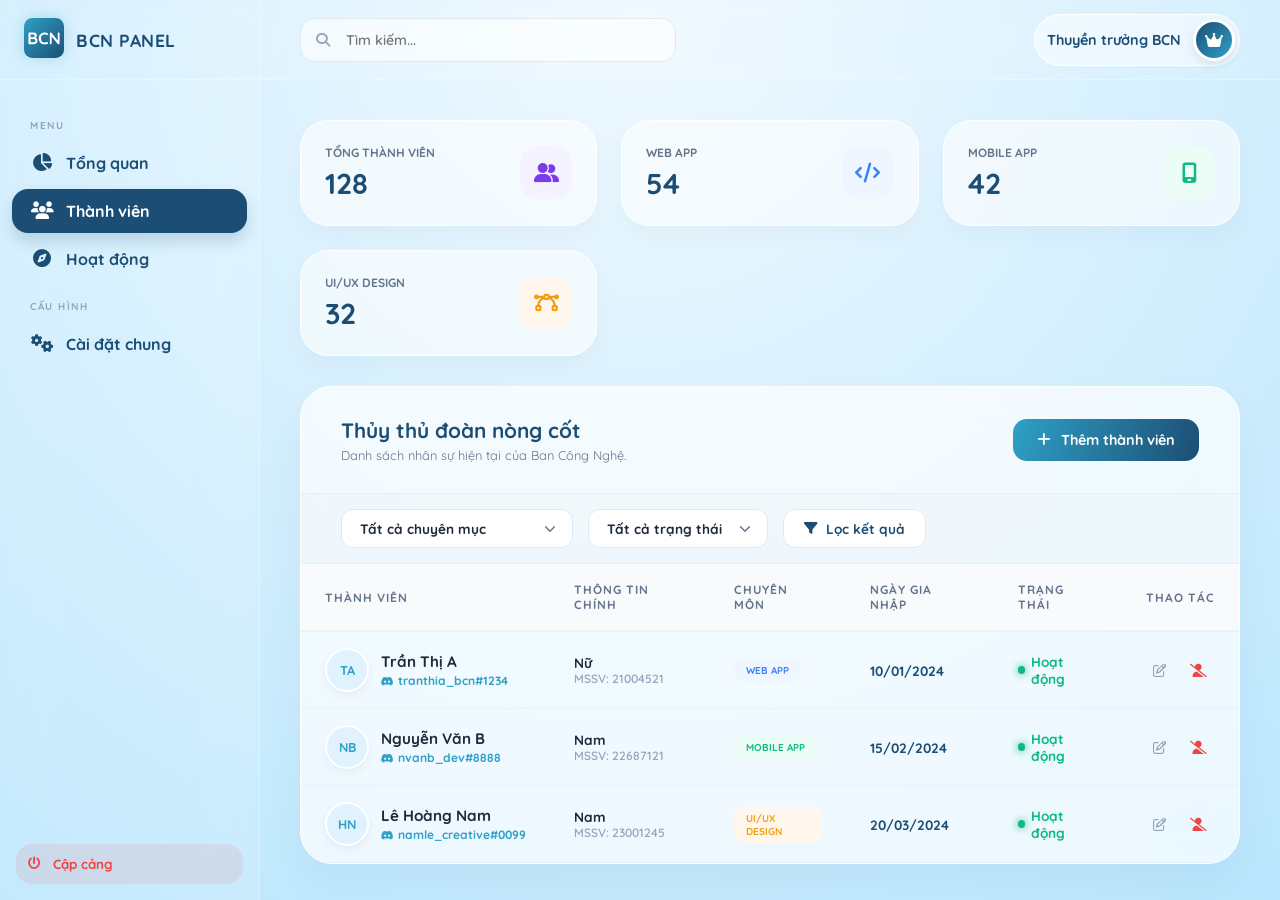
<file: index.html>
<!DOCTYPE html>
<html lang="vi">
<head>
    <meta charset="UTF-8">
    <meta name="viewport" content="width=device-width, initial-scale=1.0">
    <title>Admin Dashboard - Ban Công Nghệ</title>
    <link href="https://fonts.googleapis.com/css2?family=Quicksand:wght@400;500;600;700&display=swap" rel="stylesheet">
    <link rel="stylesheet" href="https://cdnjs.cloudflare.com/ajax/libs/font-awesome/6.5.1/css/all.min.css">
    <link rel="stylesheet" href="dashboard_mem.css">
</head>
<body>
    <input type="checkbox" id="modal-toggle" style="display: none;">

    <aside id="sidebar">
        <div class="sidebar-header">
            <div class="logo-box"><img src="image/logo.svg" alt="Logo"></div>
            <span class="sidebar-title">BCN PANEL</span>
        </div>
        <nav class="nav-list">
            <div class="nav-label">Menu</div>
            <a href="#" class="nav-item"><i class="fa-solid fa-chart-pie"></i><span>Tổng quan</span></a>
            <a href="index.html" class="nav-item active"><i class="fa-solid fa-users"></i><span>Thành viên</span></a>
            <a href="dashboard_act.html" class="nav-item"><i class="fa-solid fa-compass"></i><span>Hoạt động</span></a>
            
            <div class="nav-label">Cấu hình</div>
            <a href="#" class="nav-item"><i class="fa-solid fa-gears"></i><span>Cài đặt chung</span></a>
        </nav>
        <button class="btn-logout"><i class="fa-solid fa-power-off"></i><span>Cập cảng</span></button>
    </aside>

    <div class="main">
        <header class="header">
            <div class="search-container">
                <i class="fa-solid fa-magnifying-glass search-icon"></i>
                <input type="text" class="search-input" placeholder="Tìm kiếm...">
            </div>
            <div class="header-right">
                <div class="user-profile">
                    <div class="user-info" style="text-align: right;"><p style="font-weight: 800; font-size: 0.9rem; color: var(--primary-dark);">Thuyền trưởng BCN</p></div>
                    <div class="avatar-box"><i class="fa-solid fa-crown"></i></div>
                </div>
            </div>
        </header>

        <div class="content-body">
            <div class="stats-grid">
                <div class="stat-card">
                    <div class="stat-info"><p>Tổng thành viên</p><h3>128</h3></div>
                    <div class="stat-icon violet"><i class="fa-solid fa-user-group"></i></div>
                </div>
                <div class="stat-card">
                    <div class="stat-info"><p>Web App</p><h3>54</h3></div>
                    <div class="stat-icon blue"><i class="fa-solid fa-code"></i></div>
                </div>
                <div class="stat-card">
                    <div class="stat-info"><p>Mobile App</p><h3>42</h3></div>
                    <div class="stat-icon green"><i class="fa-solid fa-mobile-screen"></i></div>
                </div>
                <div class="stat-card">
                    <div class="stat-info"><p>UI/UX Design</p><h3>32</h3></div>
                    <div class="stat-icon orange"><i class="fa-solid fa-bezier-curve"></i></div>
                </div>
            </div>

            <div class="section-card">
                <div class="card-header">
                    <div>
                        <h2>Thủy thủ đoàn nòng cốt</h2>
                        <p style="font-size: 0.8rem; color: var(--slate-500); margin-top: 4px;">Danh sách nhân sự hiện tại của Ban Công Nghệ.</p>
                    </div>
                    <label for="modal-toggle" class="btn-primary">
                        <i class="fa-solid fa-plus"></i><span>Thêm thành viên</span>
                    </label>
                </div>

                <div class="filter-bar">
                    <select class="filter-select">
                        <option>Tất cả chuyên mục</option>
                        <option>Khám phá (Thiện nguyện)</option>
                        <option>Sáng tạo (Nocode)</option>
                        <option>Học thuật (Workshop)</option>
                        <option>Teambuilding</option>
                    </select>
                    <select class="filter-select">
                        <option>Tất cả trạng thái</option>
                        <option>Đang mở đăng ký</option>
                        <option>Dự kiến khởi hành</option>
                        <option>Đã hoàn thành</option>
                    </select>
                    <button class="btn-filter-apply">
                        <i class="fa-solid fa-filter"></i> Lọc kết quả
                    </button>
                </div>

                <div class="table-scroll-container">
                    <table>
                        <thead>
                            <tr>
                                <th>Thành viên</th>
                                <th>Thông tin chính</th>
                                <th>Chuyên môn</th>
                                <th>Ngày gia nhập</th>
                                <th>Trạng thái</th>
                                <th style="text-align: right;">Thao tác</th>
                            </tr>
                        </thead>
                        <tbody>
                            
                            <tr>
                                <td>
                                    <div class="member-profile-cell">
                                        <div class="member-avatar">TA</div>
                                        <div class="member-info-text">
                                            <span class="member-name">Trần Thị A</span>
                                            <span class="member-discord"><i class="fa-brands fa-discord"></i> tranthia_bcn#1234</span>
                                        </div>
                                    </div>
                                </td>
                                <td>
                                    <div style="font-weight:700; font-size: 0.85rem; color: var(--slate-800);">Nữ</div>
                                    <div style="font-size:0.75rem; color:var(--slate-400); font-weight: 600;">MSSV: 21004521</div>
                                </td>
                                <td><span class="role-badge role-web">Web App</span></td>
                                <td><span style="font-weight:700; color:var(--primary-dark); font-size: 0.85rem;">10/01/2024</span></td>
                                <td><div class="status-pill"><span class="status-dot"></span><span>Hoạt động</span></div></td>
                                <td style="text-align: right;">
                                    <div class="actions">
                                        <button class="btn-icon" title="Sửa thông tin"><i class="fa-regular fa-pen-to-square"></i></button>
                                        <button class="btn-icon" style="color: #EF4444;" title="Vô hiệu hóa"><i class="fa-solid fa-user-slash"></i></button>
                                    </div>
                                </td>
                            </tr>
                            
                            <tr>
                                <td>
                                    <div class="member-profile-cell">
                                        <div class="member-avatar">NB</div>
                                        <div class="member-info-text">
                                            <span class="member-name">Nguyễn Văn B</span>
                                            <span class="member-discord"><i class="fa-brands fa-discord"></i> nvanb_dev#8888</span>
                                        </div>
                                    </div>
                                </td>
                                <td>
                                    <div style="font-weight:700; font-size: 0.85rem; color: var(--slate-800);">Nam</div>
                                    <div style="font-size:0.75rem; color:var(--slate-400); font-weight: 600;">MSSV: 22687121</div>
                                </td>
                                <td><span class="role-badge role-mobile">Mobile App</span></td>
                                <td><span style="font-weight:700; color:var(--primary-dark); font-size: 0.85rem;">15/02/2024</span></td>
                                <td><div class="status-pill"><span class="status-dot"></span><span>Hoạt động</span></div></td>
                                <td style="text-align: right;">
                                    <div class="actions">
                                        <button class="btn-icon" title="Sửa thông tin"><i class="fa-regular fa-pen-to-square"></i></button>
                                        <button class="btn-icon" style="color: #EF4444;" title="Vô hiệu hóa"><i class="fa-solid fa-user-slash"></i></button>
                                    </div>
                                </td>
                            </tr>

                            <tr>
                                <td>
                                    <div class="member-profile-cell">
                                        <div class="member-avatar">HN</div>
                                        <div class="member-info-text">
                                            <span class="member-name">Lê Hoàng Nam</span>
                                            <span class="member-discord"><i class="fa-brands fa-discord"></i> namle_creative#0099</span>
                                        </div>
                                    </div>
                                </td>
                                <td>
                                    <div style="font-weight:700; font-size: 0.85rem; color: var(--slate-800);">Nam</div>
                                    <div style="font-size:0.75rem; color:var(--slate-400); font-weight: 600;">MSSV: 23001245</div>
                                </td>
                                <td><span class="role-badge role-design">UI/UX Design</span></td>
                                <td><span style="font-weight:700; color:var(--primary-dark); font-size: 0.85rem;">20/03/2024</span></td>
                                <td><div class="status-pill"><span class="status-dot"></span><span>Hoạt động</span></div></td>
                                <td style="text-align: right;">
                                    <div class="actions">
                                        <button class="btn-icon" title="Sửa thông tin"><i class="fa-regular fa-pen-to-square"></i></button>
                                        <button class="btn-icon" style="color: #EF4444;" title="Vô hiệu hóa"><i class="fa-solid fa-user-slash"></i></button>
                                    </div>
                                </td>
                            </tr>
                        </tbody>
                    </table>
                </div>
            </div>
        </div>
    </div>

    <div class="modal-overlay">
        <div class="modal-content">
            <div class="modal-header-box">
                <h3>Hồ sơ thành viên</h3>
                <label for="modal-toggle" class="close-modal-btn"><i class="fa-solid fa-xmark"></i></label>
            </div>
            
            <form onsubmit="event.preventDefault(); document.getElementById('modal-toggle').checked = false;">
                <div class="form-grid">
                    <div class="form-group"><label class="form-label">Họ và tên</label><input type="text" class="form-input" placeholder="VD: Nguyễn Hải Nam" required></div>
                    <div class="form-group"><label class="form-label">ID Discord</label><input type="text" class="form-input" placeholder="VD: name#1234" required></div>
                </div>
                <div class="form-grid">
                    <div class="form-group"><label class="form-label">Mã số sinh viên</label><input type="text" class="form-input" placeholder="VD: 22687121" required></div>
                    <div class="form-group">
                        <label class="form-label">Chuyên môn</label>
                        <select class="form-input" style="cursor: pointer;">
                            <option>Web App</option>
                            <option>Mobile App</option>
                            <option>UI/UX Design</option>
                        </select>
                    </div>
                </div>
                <div class="form-grid">
                    <div class="form-group"><label class="form-label">Ngày sinh</label><input type="date" class="form-input" required></div>
                    <div class="form-group"><label class="form-label">Ngày gia nhập</label><input type="date" class="form-input" required></div>
                </div>
                <div class="modal-footer">
                    <label for="modal-toggle" class="btn-cancel-modal">Hủy bỏ</label>
                    <button type="submit" class="btn-save-modal">Kích hoạt hồ sơ</button>
                </div>
            </form>
        </div>
    </div>

    <div class="lighthouse-beam"></div>
</body>
</html>
</file>
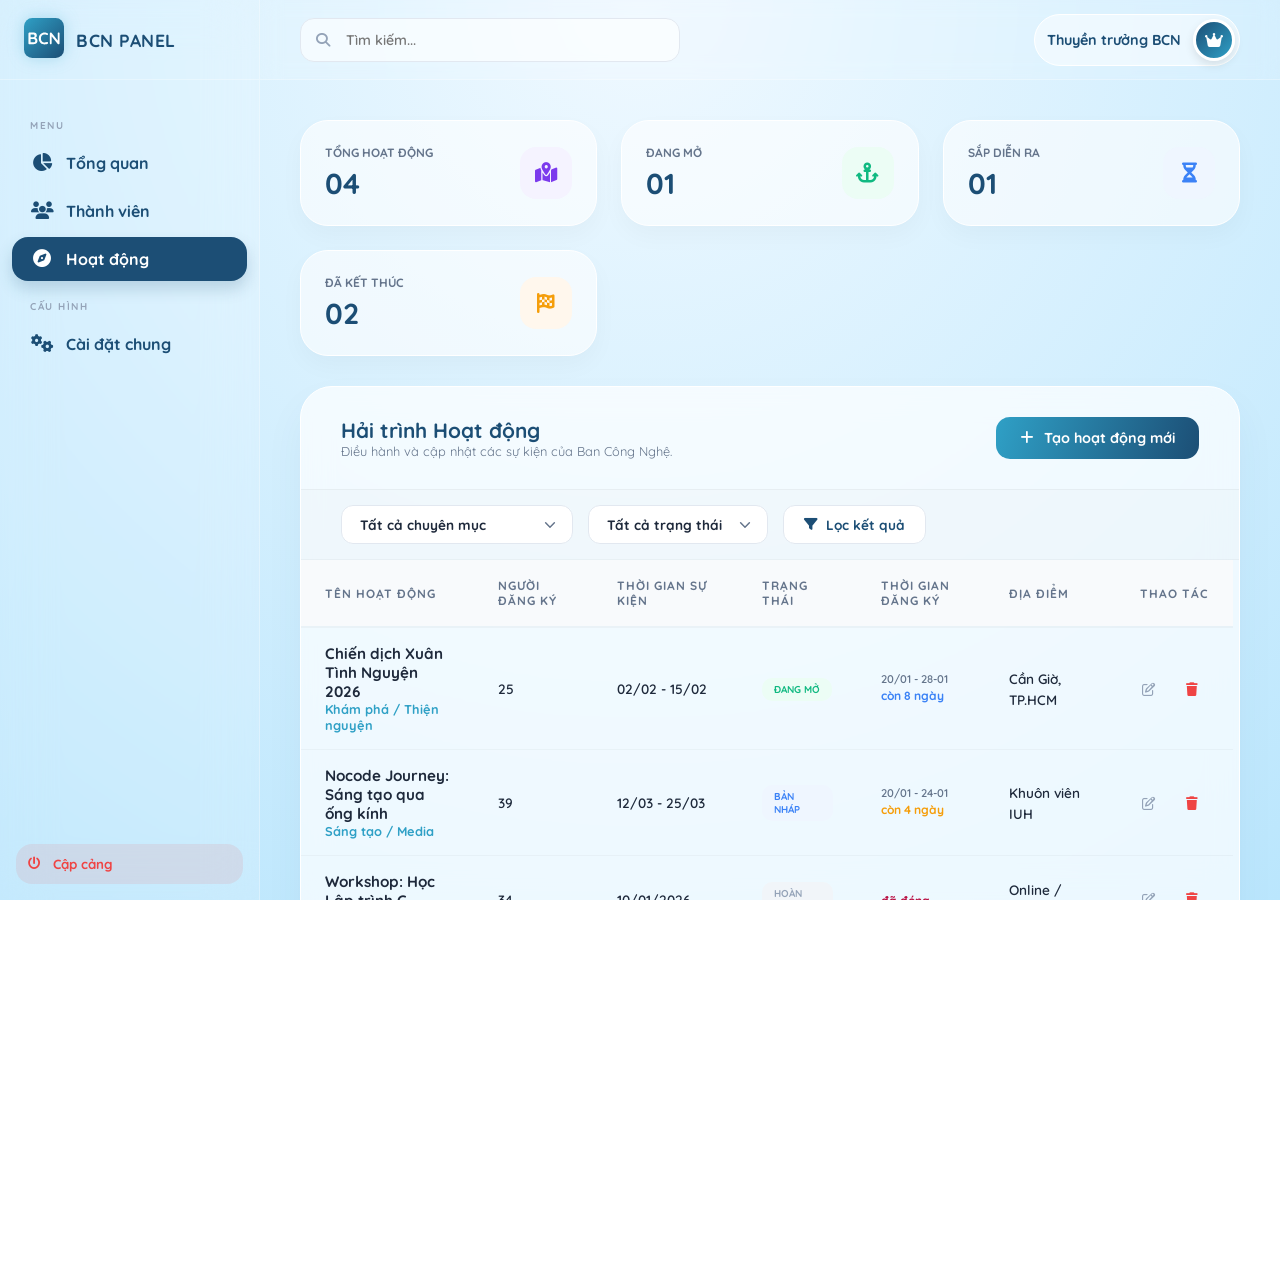
<file: dashboard_act.html>
<!DOCTYPE html>
<html lang="vi">
<head>
    <meta charset="UTF-8">
    <meta name="viewport" content="width=device-width, initial-scale=1.0">
    <title>Quản lý Hoạt động - Ban Công Nghệ</title>
    <link href="https://fonts.googleapis.com/css2?family=Quicksand:wght@400;500;600;700&display=swap" rel="stylesheet">
    <link rel="stylesheet" href="https://cdnjs.cloudflare.com/ajax/libs/font-awesome/6.5.1/css/all.min.css">
    <link rel="stylesheet" href="dashboard_act.css">
</head>
<body>
    <input type="checkbox" id="modal-toggle" style="display: none;">

    <aside id="sidebar">
        <div class="sidebar-header">
            <div class="logo-box"><img src="image/logo.svg" alt="Logo"></div>
            <span class="sidebar-title">BCN PANEL</span>
        </div>
        <nav class="nav-list">
            <div class="nav-label">Menu</div>
            <a href="admin-dashboard.html" class="nav-item"><i class="fa-solid fa-chart-pie"></i><span>Tổng quan</span></a>
            <a href="index.html" class="nav-item"><i class="fa-solid fa-users"></i><span>Thành viên</span></a>
            <a href="dashboard_act.html" class="nav-item active"><i class="fa-solid fa-compass"></i><span>Hoạt động</span></a>
            
            <div class="nav-label">Cấu hình</div>
            <a href="#" class="nav-item"><i class="fa-solid fa-gears"></i><span>Cài đặt chung</span></a>
        </nav>
        <button class="btn-logout"><i class="fa-solid fa-power-off"></i><span>Cập cảng</span></button>
    </aside>

    <div class="main">
        <header class="header">
            <div class="header-left">
                <div class="search-container">
                    <i class="fa-solid fa-magnifying-glass search-icon"></i>
                    <input type="text" class="search-input" placeholder="Tìm kiếm...">
                </div>
            </div>
            <div class="header-right">
                <div class="user-profile">
                    <div class="user-info">
                        <p>Thuyền trưởng BCN</p>
                    </div>
                    <div class="avatar-box"><i class="fa-solid fa-crown"></i></div>
                </div>
            </div>
        </header>

        <div class="content-body">
            <div class="stats-grid">
                <div class="stat-card">
                    <div class="stat-info"><p>Tổng hoạt động</p><h3>04</h3></div>
                    <div class="stat-icon violet"><i class="fa-solid fa-map-location-dot"></i></div>
                </div>
                <div class="stat-card">
                    <div class="stat-info"><p>Đang mở</p><h3>01</h3></div>
                    <div class="stat-icon green"><i class="fa-solid fa-anchor"></i></div>
                </div>
                <div class="stat-card">
                    <div class="stat-info"><p>Sắp diễn ra</p><h3>01</h3></div>
                    <div class="stat-icon blue"><i class="fa-solid fa-hourglass-half"></i></div>
                </div>
                <div class="stat-card">
                    <div class="stat-info"><p>Đã kết thúc</p><h3>02</h3></div>
                    <div class="stat-icon orange"><i class="fa-solid fa-flag-checkered"></i></div>
                </div>
            </div>

            <div class="section-card">
                <div class="card-header">
                    <div>
                        <h2>Hải trình Hoạt động</h2>
                        <p style="font-size: 0.8rem; color: var(--slate-500);">Điều hành và cập nhật các sự kiện của Ban Công Nghệ.</p>
                    </div>
                    <label for="modal-toggle" class="btn-primary">
                        <i class="fa-solid fa-plus"></i><span>Tạo hoạt động mới</span>
                    </label>
                </div>

                <div class="filter-bar">
                    <select class="filter-select">
                        <option>Tất cả chuyên mục</option>
                        <option>Khám phá (Thiện nguyện)</option>
                        <option>Sáng tạo (Nocode)</option>
                        <option>Học thuật (Workshop)</option>
                        <option>Teambuilding</option>
                    </select>
                    <select class="filter-select">
                        <option>Tất cả trạng thái</option>
                        <option>Đang mở đăng ký</option>
                        <option>Dự kiến khởi hành</option>
                        <option>Đã hoàn thành</option>
                    </select>
                    <button class="btn-filter-apply">
                        <i class="fa-solid fa-filter"></i> Lọc kết quả
                    </button>
                </div>

                <div class="table-scroll-container">
                    <table>
                        <thead>
                            <tr>
                                <th>Tên Hoạt động</th>
                                <th>Người đăng ký</th>
                                <th>Thời gian Sự kiện</th>
                                <th>Trạng thái</th>
                                <th>Thời gian Đăng ký</th>
                                <th>Địa điểm</th>
                                <th style="text-align: right;">Thao tác</th>
                            </tr>
                        </thead>
                        <tbody>
                            <tr>
                                <td class="tittle_activity">
                                    <div class="activity-name">Chiến dịch Xuân Tình Nguyện 2026</div>
                                    <div class="activity-category">Khám phá / Thiện nguyện</div>
                                </td>
                                <td><span class="date-range">25</span></td>
                                <td><span class="date-range">02/02 - 15/02</span></td>
                                <td><span class="status-badge status-open">Đang mở</span></td>
                                <td>
                                    <div class="date-range">
                                    <span class="date-label">20/01 - 28-01</span>
                                    <span class="date-remain blue-c">Còn 8 ngày</span>
                                    </div>
                                </td>
                                <td><span class="date-range">Cần Giờ, TP.HCM</span></td>
                                <td style="text-align: right;">
                                    <div class="actions">
                                        <button class="btn-icon"><i class="fa-regular fa-pen-to-square"></i></button>
                                        <button class="btn-icon" style="color: #EF4444;"><i class="fa-solid fa-trash"></i></button>
                                    </div>
                                </td>
                            </tr>
                            <tr>
                                <td class="tittle_activity">
                                    <div class="activity-name">Nocode Journey: Sáng tạo qua ống kính</div>
                                    <div class="activity-category">Sáng tạo / Media</div>
                                </td>
                                <td><span class="date-range">39</span></td>
                                <td><span class="date-range">12/03 - 25/03</span></td>
                                <td><span class="status-badge status-pending">Bản nháp</span></td>
                                <td>
                                    <div class="date-range">
                                    <span class="date-label">20/01 - 24-01</span>
                                    <span class="date-remain orange-c">Còn 4 ngày</span>
                                    </div>
                                </td>
                                <td><span class="date-range">Khuôn viên IUH</span></td>
                                <td style="text-align: right;">
                                    <div class="actions">
                                        <button class="btn-icon"><i class="fa-regular fa-pen-to-square"></i></button>
                                        <button class="btn-icon" style="color: #EF4444;"><i class="fa-solid fa-trash"></i></button>
                                    </div>
                                </td>
                            </tr>
                            <tr>
                                <td class="tittle_activity">
                                    <div class="activity-name">Workshop: Học Lập trình C</div>
                                    <div class="activity-category">Học thuật / Cơ bản</div>
                                </td>
                                <td><span class="date-range">34</span></td>
                                <td><span class="date-range">10/01/2026</span></td>
                                <td><span class="status-badge status-closed">Hoàn thành</span></td>
                                <td><span class="date_range-red">Đã đóng</span></td>
                                <td><span class="date-range">Online / Lab</span></td>
                                <td style="text-align: right;">
                                    <div class="actions">
                                        <button class="btn-icon"><i class="fa-regular fa-pen-to-square"></i></button>
                                        <button class="btn-icon" style="color: #EF4444;"><i class="fa-solid fa-trash"></i></button>
                                    </div>
                                </td>
                            </tr>
                        </tbody>
                    </table>
                </div>
            </div>
        </div>
    </div>

    <div class="modal-overlay">
        <div class="modal-content">
            <div class="modal-header-box">
                <h3>Khởi hành Hoạt động</h3>
                <label for="modal-toggle" class="close-modal-btn"><i class="fa-solid fa-xmark"></i></label>
            </div>
            
            <form onsubmit="event.preventDefault(); document.getElementById('modal-toggle').checked = false;">
                <div class="form-group">
                    <label class="form-label">Tên hoạt động</label>
                    <input type="text" class="form-input" placeholder="VD: Workshop Git Mastery" required>
                </div>

                <div class="form-grid">
                    <div class="form-group">
                        <label class="form-label">Chuyên mục</label>
                        <select class="form-input">
                            <option>Khám phá</option>
                            <option>Sáng tạo</option>
                            <option>Học thuật</option>
                            <option>Teambuilding</option>
                        </select>
                    </div>
                    <div class="form-group">
                        <label class="form-label">Trạng thái hiện tại</label>
                        <select class="form-input">
                            <option>Đang mở đăng ký</option>
                            <option>Dự kiến (Sắp tới)</option>
                            <option>Đã hoàn thành</option>
                        </select>
                    </div>
                </div>

                <div class="form-grid">
                    <div class="form-group">
                        <label class="form-label">Thời hạn Đăng ký (Từ - Đến)</label>
                        <input type="text" class="form-input" placeholder="VD: 20/01 - 30/01">
                    </div>
                    <div class="form-group">
                        <label class="form-label">Thời gian diễn ra Sự kiện</label>
                        <input type="text" class="form-input" placeholder="VD: 02/02 - 15/02">
                    </div>
                </div>

                <div class="form-group">
                    <label class="form-label">Địa điểm tổ chức</label>
                    <input type="text" class="form-input" placeholder="VD: Huyện Cần Giờ / Phòng Lab H5.2">
                </div>

                <div class="form-group">
                    <label class="form-label">Mô tả chi tiết hoạt động</label>
                    <textarea class="form-input" placeholder="Nhập nội dung mô tả sẽ hiển thị cho thành viên xem..."></textarea>
                </div>

                <div class="modal-footer">
                    <label for="modal-toggle" class="btn-cancel-modal">Hủy bỏ</label>
                    <button type="submit" class="btn-save-modal">Lưu thông tin hải trình</button>
                </div>
            </form>
        </div>
    </div>

    <div class="lighthouse-beam"></div>
</body>
</html>
</file>
<file: dashboard_mem.css>
:root {
    --primary-dark: #1C4E75;
    --primary-blue: #2FA0C6;
    --bg-light: #E0F2FE;
    --white: #FFFFFF;
    --slate-100: #F1F5F9;
    --slate-200: #E2E8F0;
    --slate-400: #94A3B8;
    --slate-500: #64748B;
    --slate-800: #1E293B;
    --glass-bg: rgba(255, 255, 255, 0.25);
    --glass-border: rgba(255, 255, 255, 0.3);
    --transition: all 0.3s cubic-bezier(0.4, 0, 0.2, 1);
    --main-padding: 40px;
}

* {
    margin: 0;
    padding: 0;
    box-sizing: border-box;
    font-family: 'Quicksand', sans-serif;
}

html,
body {
    height: 100%;
    background: radial-gradient(circle at top, #F0F9FF 0%, #BAE6FD 100%);
    overflow: hidden;
}

body {
    display: flex;
    min-height: 100vh;
    color: var(--slate-800);
    position: relative;
}

#sidebar {
    width: 260px;
    background: rgba(255, 255, 255, 0.15);
    backdrop-filter: blur(25px);
    border-right: 1px solid var(--glass-border);
    display: flex;
    flex-direction: column;
    height: 100vh;
    z-index: 50;
    transition: var(--transition);
    flex-shrink: 0;
}

.sidebar-header {
    height: 80px;
    display: flex;
    align-items: center;
    padding: 0 24px;
    border-bottom: 1px solid var(--glass-border);
}

.logo-box img {
    height: 40px;
    margin-right: 12px;
    filter: drop-shadow(0 0 8px rgba(47, 160, 198, 0.3));
}

.sidebar-title {
    font-weight: 800;
    font-size: 1.1rem;
    color: var(--primary-dark);
    letter-spacing: 0.5px;
    white-space: nowrap;
}

.nav-list {
    flex: 1;
    padding: 24px 12px;
    list-style: none;
    display: flex;
    flex-direction: column;
    gap: 4px;
    overflow-y: auto;
}

.nav-label {
    font-size: 10px;
    font-weight: 800;
    color: var(--slate-400);
    text-transform: uppercase;
    letter-spacing: 1.5px;
    padding: 15px 18px 5px;
}

.nav-item {
    display: flex;
    align-items: center;
    gap: 12px;
    padding: 12px 18px;
    border-radius: 16px;
    color: var(--primary-dark);
    text-decoration: none;
    font-weight: 700;
    transition: var(--transition);
    white-space: nowrap;
}

.nav-item i {
    font-size: 18px;
    width: 24px;
    text-align: center;
}

.nav-item:hover {
    background: rgba(255, 255, 255, 0.4);
    color: var(--primary-blue);
}

.nav-item.active {
    background: var(--primary-dark);
    color: white;
    box-shadow: 0 8px 16px rgba(28, 78, 117, 0.2);
}

.btn-logout {
    margin: 16px;
    padding: 12px;
    display: flex;
    align-items: center;
    gap: 12px;
    border: none;
    background: rgba(239, 68, 68, 0.1);
    color: #EF4444;
    border-radius: 16px;
    cursor: pointer;
    font-weight: 700;
    transition: var(--transition);
}

.btn-logout:hover {
    background: #EF4444;
    color: white;
}

.main {
    flex: 1;
    display: flex;
    flex-direction: column;
    min-width: 0;
    z-index: 5;
    height: 100vh;
}

.header {
    height: 80px;
    padding: 0 var(--main-padding);
    display: flex;
    align-items: center;
    justify-content: space-between;
    background: rgba(255, 255, 255, 0.1);
    backdrop-filter: blur(10px);
    border-bottom: 1px solid var(--glass-border);
    flex-shrink: 0;
    gap: 24px;
}

.search-container {
    position: relative;
    width: 40%;
    max-width: 380px;
}

.search-icon {
    position: absolute;
    left: 16px;
    top: 50%;
    transform: translateY(-50%);
    color: var(--slate-400);
    font-size: 14px;
}

.search-input {
    width: 100%;
    padding: 12px 16px 12px 45px;
    border-radius: 14px;
    border: 1px solid var(--slate-200);
    background: rgba(255, 255, 255, 0.6);
    font-size: 14px;
    font-weight: 600;
    outline: none;
    transition: var(--transition);
}

.search-input:focus {
    background: white;
    border-color: var(--primary-blue);
    box-shadow: 0 0 0 4px rgba(47, 160, 198, 0.1);
}

.header-right {
    display: flex;
    align-items: center;
    gap: 12px;
    flex-shrink: 0;
}

.user-profile {
    display: flex;
    align-items: center;
    gap: 12px;
    padding: 4px 4px 4px 12px;
    border-radius: 50px;
    background: rgba(255, 255, 255, 0.5);
    border: 1px solid var(--white);
    cursor: pointer;
    transition: var(--transition);
}

.user-profile:hover {
    background: white;
    transform: translateY(-2px);
}

.avatar-box {
    width: 42px;
    height: 42px;
    background: linear-gradient(135deg, var(--primary-dark), var(--primary-blue));
    border-radius: 50%;
    display: flex;
    align-items: center;
    justify-content: center;
    color: white;
    border: 3px solid white;
    box-shadow: 0 4px 10px rgba(0, 0, 0, 0.1);
    overflow: hidden;
}

.content-body {
    padding: 40px var(--main-padding);
    overflow-y: auto;
    flex: 1;
}

.stats-grid {
    display: grid;
    grid-template-columns: repeat(auto-fit, minmax(220px, 1fr));
    gap: 24px;
    margin-bottom: 30px;
}

.stat-card {
    background: rgba(255, 255, 255, 0.6);
    padding: 24px;
    border-radius: 28px;
    border: 1px solid var(--white);
    display: flex;
    align-items: center;
    justify-content: space-between;
    box-shadow: 0 10px 25px rgba(0, 0, 0, 0.03);
    transition: var(--transition);
}

.stat-card:hover {
    transform: translateY(-5px);
    border-color: var(--primary-blue);
    background: white;
}

.stat-info p {
    font-size: 0.75rem;
    font-weight: 800;
    color: var(--slate-500);
    text-transform: uppercase;
    margin-bottom: 5px;
}

.stat-info h3 {
    font-size: 1.8rem;
    font-weight: 800;
    color: var(--primary-dark);
}

.stat-icon {
    width: 52px;
    height: 52px;
    border-radius: 16px;
    display: flex;
    align-items: center;
    justify-content: center;
    font-size: 20px;
}

.violet {
    background: #F5F3FF;
    color: #7C3AED;
}

.blue {
    background: #EFF6FF;
    color: #3B82F6;
}

.green {
    background: #ECFDF5;
    color: #10B981;
}

.orange {
    background: #FFF7ED;
    color: #F59E0B;
}

.section-card {
    background: rgba(255, 255, 255, 0.7);
    backdrop-filter: blur(15px);
    border-radius: 32px;
    border: 1px solid var(--white);
    box-shadow: 0 20px 40px rgba(28, 78, 117, 0.05);
    overflow: hidden;
    display: flex;
    flex-direction: column;
    max-height: 700px;
}

.card-header {
    padding: 30px 40px;
    display: flex;
    justify-content: space-between;
    align-items: center;
    border-bottom: 1px solid rgba(0, 0, 0, 0.05);
    gap: 16px;
}

.card-header h2 {
    font-size: 1.3rem;
    font-weight: 800;
    color: var(--primary-dark);
}

.btn-primary {
    background: linear-gradient(107deg, var(--primary-blue), var(--primary-dark));
    color: white;
    border: none;
    padding: 12px 24px;
    border-radius: 14px;
    font-weight: 700;
    display: flex;
    align-items: center;
    gap: 10px;
    cursor: pointer;
    transition: var(--transition);
    font-size: 0.9rem;
}

.btn-primary:hover {
    transform: scale(1.03);
    filter: brightness(1.1);
}

.filter-bar {
        padding: 15px 40px;
        background: rgba(0, 0, 0, 0.01);
        display: flex;
        gap: 15px;
        border-bottom: 1px solid rgba(0, 0, 0, 0.03);
        flex-wrap: wrap;
        flex-shrink: 0;
    }
    .filter-select {
        padding: 10px 40px 10px 18px;
        border-radius: 12px;
        border: 1px solid var(--slate-200);
        font-weight: 700;
        font-size: 0.85rem;
        outline: none;
        background-color: white;
        color: var(--slate-600);
        cursor: pointer;
        appearance: none;
        background-image: url("data:image/svg+xml,%3Csvg xmlns='http://www.w3.org/2000/svg' fill='none' viewBox='0 0 24 24' stroke='%2364748B' stroke-width='2.5'%3E%3Cpath stroke-linecap='round' stroke-linejoin='round' d='M19.5 8.25l-7.5 7.5-7.5-7.5' /%3E%3C/svg%3E");
        background-repeat: no-repeat;
        background-position: right 15px center;
        background-size: 14px;
        transition: var(--transition);
    }
    .filter-select:focus {
        border-color: var(--primary-blue);
        box-shadow: 0 0 0 4px rgba(47, 160, 198, 0.1);
    }
    .btn-filter-apply {
        background: var(--white);
        color: var(--primary-dark);
        border: 1px solid var(--slate-200);
        padding: 10px 20px;
        border-radius: 12px;
        font-weight: 700;
        font-size: 0.85rem;
        cursor: pointer;
        transition: var(--transition);
        display: flex;
        align-items: center;
        gap: 8px;
    }
    .btn-filter-apply:hover {
        background: var(--slate-50);
        border-color: var(--primary-blue);
        color: var(--primary-blue);
    }

.table-scroll-container {
    flex: 1;
    overflow-y: auto;
    width: 100%;
}

table {
    width: 100%;
    border-collapse: collapse;
    min-width: 900px;
}

thead {
    position: sticky;
    top: 0;
    z-index: 10;
    background: #F8FAFC;
}

th {
    padding: 18px 24px;
    text-align: left;
    font-size: 12px;
    font-weight: 800;
    color: var(--slate-500);
    text-transform: uppercase;
    letter-spacing: 1px;
    border-bottom: 2px solid rgba(0, 0, 0, 0.03);
}

td {
    padding: 16px 24px;
    border-bottom: 1px solid rgba(0, 0, 0, 0.03);
    vertical-align: middle;
}

.member-profile-cell {
    display: flex;
    align-items: center;
    gap: 12px;
}

.member-avatar {
    width: 44px;
    height: 44px;
    border-radius: 50%;
    background: var(--bg-light);
    border: 2px solid var(--white);
    display: flex;
    align-items: center;
    justify-content: center;
    font-weight: 800;
    color: var(--primary-blue);
    font-size: 0.8rem;
    flex-shrink: 0;
    box-shadow: 0 4px 10px rgba(0, 0, 0, 0.05);
    overflow: hidden;
}

.member-avatar img {
    width: 100%;
    height: 100%;
    object-fit: cover;
}

.member-info-text {
    display: flex;
    flex-direction: column;
    gap: 2px;
}

.member-name {
    font-weight: 800;
    color: var(--slate-800);
    font-size: 0.95rem;
}

.member-discord {
    font-size: 0.75rem;
    color: var(--primary-blue);
    font-weight: 700;
    display: flex;
    align-items: center;
    gap: 4px;
}

.member-discord i {
    font-size: 10px;
}

.role-badge {
    display: inline-flex;
    padding: 5px 12px;
    border-radius: 10px;
    font-size: 10px;
    font-weight: 800;
    text-transform: uppercase;
}

.role-web {
    background: #EFF6FF;
    color: #3B82F6;
}

.role-mobile {
    background: #ECFDF5;
    color: #10B981;
}

.role-design {
    background: #FFF7ED;
    color: #F59E0B;
}

.status-pill {
    display: flex;
    align-items: center;
    gap: 6px;
    color: #10B981;
    font-weight: 800;
    font-size: 0.85rem;
}

.status-dot {
    width: 8px;
    height: 8px;
    background: #10B981;
    border-radius: 50%;
    box-shadow: 0 0 8px #10B981;
}

.actions {
    display: flex;
    gap: 8px;
    justify-content: flex-end;
}

.btn-icon {
    padding: 8px;
    border-radius: 10px;
    border: none;
    background: none;
    color: var(--slate-400);
    cursor: pointer;
    transition: 0.2s;
}

.btn-icon:hover {
    color: var(--primary-blue);
    background: rgba(0, 0, 0, 0.05);
}

.modal-overlay {
    position: fixed;
    inset: 0;
    background: rgba(6, 24, 38, 0.4);
    backdrop-filter: blur(12px);
    display: none;
    align-items: center;
    justify-content: center;
    z-index: 1000;
    padding: 20px;
    opacity: 0;
    transition: var(--transition);
}

#modal-toggle:checked~.modal-overlay {
    display: flex;
    opacity: 1;
}

.modal-content {
    background: white;
    width: 100%;
    max-width: 600px;
    border-radius: 35px;
    padding: 40px;
    box-shadow: 0 30px 60px rgba(0, 0, 0, 0.15);
    border: 1px solid var(--white);
    animation: modalIn 0.5s cubic-bezier(0.16, 1, 0.3, 1);
}

@keyframes modalIn {
    from {
        opacity: 0;
        transform: scale(0.95) translateY(30px);
    }

    to {
        opacity: 1;
        transform: scale(1) translateY(0);
    }
}

.modal-header-box {
    margin-bottom: 30px;
    display: flex;
    justify-content: space-between;
    align-items: center;
}

.modal-header-box h3 {
    font-size: 1.6rem;
    font-weight: 800;
    color: var(--primary-dark);
}

.close-modal-btn {
    background: var(--slate-100);
    color: var(--slate-500);
    width: 35px;
    height: 35px;
    border-radius: 50%;
    display: flex;
    align-items: center;
    justify-content: center;
    cursor: pointer;
    transition: var(--transition);
}

.close-modal-btn:hover {
    background: #fee2e2;
    color: #ef4444;
}

.form-grid {
    display: grid;
    grid-template-columns: 1fr 1fr;
    gap: 20px;
    margin-bottom: 20px;
}

.form-label {
    display: block;
    font-size: 11px;
    font-weight: 800;
    color: var(--slate-400);
    text-transform: uppercase;
    margin-bottom: 8px;
    margin-left: 5px;
}

.form-input {
    width: 100%;
    padding: 14px 20px;
    background: #F8FAFC;
    border: 1px solid #E2E8F0;
    border-radius: 18px;
    font-weight: 600;
    outline: none;
    transition: 0.3s;
}

.form-input:focus {
    border-color: var(--primary-blue);
    background: white;
    box-shadow: 0 0 0 5px rgba(47, 160, 198, 0.1);
}

.modal-footer {
    display: flex;
    gap: 15px;
    margin-top: 10px;
}

.btn-cancel-modal {
    flex: 1;
    padding: 15px;
    border-radius: 18px;
    border: 1px solid #E2E8F0;
    text-align: center;
    cursor: pointer;
    font-weight: 700;
    color: var(--slate-500);
    transition: var(--transition);
}

.btn-cancel-modal:hover {
    background: #F1F5F9;
    color: var(--primary-dark);
    border-color: #CBD5E1;
}

.btn-save-modal {
    flex: 1;
    padding: 15px;
    border-radius: 18px;
    border: none;
    background: linear-gradient(107deg, var(--primary-blue), var(--primary-dark));
    color: white;
    font-weight: 700;
    cursor: pointer;
    transition: var(--transition);
    box-shadow: 0 4px 15px rgba(47, 160, 198, 0.2);
}

.btn-save-modal:hover {
    transform: translateY(-2px);
    filter: brightness(1.1);
    box-shadow: 0 8px 20px rgba(47, 160, 198, 0.4);
}

@media (max-width: 1024px) {
    #sidebar {
        width: 80px;
    }

    .sidebar-title,
    .nav-item span,
    .btn-logout span,
    .nav-label {
        display: none;
    }

    .sidebar-header,
    .nav-item,
    .btn-logout {
        justify-content: center;
    }
}

@media (max-width: 768px) {
    :root {
        --main-padding: 20px;
    }

    .header {
        gap: 12px;
        padding: 0 20px;
    }

    .search-container {
        max-width: none;
    }

    .user-info {
        display: none;
    }

    .content-body {
        padding: 20px;
    }

    .form-grid {
        grid-template-columns: 1fr;
        gap: 10px;
    }
}

@media (max-width: 480px) {
    .header {
        gap: 10px;
        padding: 0 15px;
    }

    .header-right {
        gap: 8px;
    }

    .search-input {
        font-size: 12px;
        padding: 10px 10px 10px 35px;
    }

    .search-icon {
        left: 12px;
    }

    .user-profile {
        padding: 4px;
    }
}
</file>
<file: dashboard_act.css>
:root {
        --primary-dark: #1C4E75;
        --primary-blue: #2FA0C6;
        --bg-light: #E0F2FE;
        --white: #FFFFFF;
        --slate-100: #F1F5F9;
        --slate-200: #E2E8F0;
        --slate-400: #94A3B8;
        --slate-500: #64748B;
        --slate-800: #1E293B;
        --glass-bg: rgba(255, 255, 255, 0.25);
        --glass-border: rgba(255, 255, 255, 0.3);
        --transition: all 0.3s cubic-bezier(0.4, 0, 0.2, 1);
        --main-padding: 40px;
    }
    * {
        margin: 0;
        padding: 0;
        box-sizing: border-box;
        font-family: 'Quicksand', sans-serif;
    }
    html,
    body {
        height: 100%;
        background: radial-gradient(circle at top, #F0F9FF 0%, #BAE6FD 100%);
        overflow: hidden;
    }
    body {
        display: flex;
        min-height: 100vh;
        color: var(--slate-800);
        position: relative;
    }
    .lighthouse-beam {
        position: absolute;
        top: 0;
        left: 0;
        width: 200vw;
        height: 200vw;
        background: conic-gradient(from 0deg at 50% 50%,
                transparent 0deg,
                rgba(255, 255, 255, 0.08) 10deg,
                transparent 40deg);
        transform: translate(-50%, -50%);
        animation: beam-rotate 25s linear infinite;
        pointer-events: none;
        z-index: 1;
        filter: blur(50px);
    }
    @keyframes beam-rotate {
        from {
            transform: rotate(0deg);
        }
        to {
            transform: rotate(360deg);
        }
    }
    #sidebar {
        width: 260px;
        background: rgba(255, 255, 255, 0.15);
        backdrop-filter: blur(25px);
        border-right: 1px solid var(--glass-border);
        display: flex;
        flex-direction: column;
        height: 100vh;
        z-index: 50;
        transition: var(--transition);
        flex-shrink: 0;
    }
    .sidebar-header {
        height: 80px;
        display: flex;
        align-items: center;
        padding: 0 24px;
        border-bottom: 1px solid var(--glass-border);
        overflow: hidden;
    }
    .logo-box img {
        height: 40px;
        margin-right: 12px;
        filter: drop-shadow(0 0 8px rgba(47, 160, 198, 0.3));
        flex-shrink: 0;
    }
    .sidebar-title {
        font-weight: 800;
        font-size: 1.1rem;
        color: var(--primary-dark);
        letter-spacing: 0.5px;
        white-space: nowrap;
    }
    .nav-list {
        flex: 1;
        padding: 24px 12px;
        list-style: none;
        display: flex;
        flex-direction: column;
        gap: 4px;
        overflow-y: auto;
    }
    .nav-label {
        font-size: 10px;
        font-weight: 800;
        color: var(--slate-400);
        text-transform: uppercase;
        letter-spacing: 1.5px;
        padding: 15px 18px 5px;
    }
    .nav-item {
        display: flex;
        align-items: center;
        gap: 12px;
        padding: 12px 18px;
        border-radius: 16px;
        color: var(--primary-dark);
        text-decoration: none;
        font-weight: 700;
        transition: var(--transition);
        white-space: nowrap;
    }
    .nav-item i {
        font-size: 18px;
        width: 24px;
        text-align: center;
    }
    .nav-item:hover {
        background: rgba(255, 255, 255, 0.4);
        color: var(--primary-blue);
    }
    .nav-item.active {
        background: var(--primary-dark);
        color: white;
        box-shadow: 0 8px 16px rgba(28, 78, 117, 0.2);
    }
    .btn-logout {
        margin: 16px;
        padding: 12px;
        display: flex;
        align-items: center;
        gap: 12px;
        border: none;
        background: rgba(239, 68, 68, 0.1);
        color: #EF4444;
        border-radius: 16px;
        cursor: pointer;
        font-weight: 700;
        transition: var(--transition);
        white-space: nowrap;
    }
    .btn-logout:hover {
        background: #EF4444;
        color: white;
    }
    .main {
        flex: 1;
        display: flex;
        flex-direction: column;
        min-width: 0;
        z-index: 5;
        height: 100vh;
    }
    .header {
        height: 80px;
        padding: 0 var(--main-padding);
        display: flex;
        align-items: center;
        justify-content: space-between;
        background: rgba(255, 255, 255, 0.1);
        backdrop-filter: blur(10px);
        border-bottom: 1px solid var(--glass-border);
        flex-shrink: 0;
        gap: 20px;
    }
    .search-container {
        position: relative;
        flex: 1;
        max-width: 380px;
        display: flex;
        align-items: center;
    }
    .search-icon {
        position: absolute;
        left: 16px;
        color: var(--slate-400);
        font-size: 14px;
    }
    .search-input {
        width: 100%;
        padding: 12px 16px 12px 45px;
        border-radius: 14px;
        border: 1px solid var(--slate-200);
        background: rgba(255, 255, 255, 0.6);
        font-size: 14px;
        font-weight: 600;
        outline: none;
        transition: var(--transition);
        color: var(--slate-800);
    }
    .search-input:focus {
        background: white;
        border-color: var(--primary-blue);
        box-shadow: 0 0 0 4px rgba(47, 160, 198, 0.1);
    }
    .header-left {
        flex: 1;
        display: flex;
        align-items: center;
        flex-shrink: 0;
    }
    .header-right {
        display: flex;
        align-items: center;
        flex-shrink: 0;
    }
    .user-profile {
        display: flex;
        align-items: center;
        gap: 12px;
        padding: 4px 4px 4px 12px;
        border-radius: 50px;
        background: rgba(255, 255, 255, 0.5);
        border: 1px solid var(--white);
        transition: var(--transition);
        cursor: pointer;
    }
    .user-profile:hover {
        background: white;
        transform: translateY(-2px);
        box-shadow: 0 8px 25px rgba(47, 160, 198, 0.1);
    }
    .user-info p {
        font-weight: 800;
        font-size: 0.9rem;
        color: var(--primary-dark);
    }
    .avatar-box {
        width: 42px;
        height: 42px;
        background: linear-gradient(135deg, var(--primary-dark), var(--primary-blue));
        border-radius: 50%;
        display: flex;
        align-items: center;
        justify-content: center;
        color: white;
        border: 3px solid white;
        box-shadow: 0 4px 10px rgba(0, 0, 0, 0.1);
        position: relative;
        overflow: hidden;
    }
    .avatar-box i {
        font-size: 16px;
    }
    .content-body {
        padding: 40px var(--main-padding);
        overflow-y: auto;
        flex: 1;
    }
    .stats-grid {
        display: grid;
        grid-template-columns: repeat(auto-fit, minmax(240px, 1fr));
        gap: 24px;
        margin-bottom: 30px;
    }
    .stat-card {
        background: rgba(255, 255, 255, 0.6);
        padding: 24px;
        border-radius: 28px;
        border: 1px solid var(--white);
        display: flex;
        align-items: center;
        justify-content: space-between;
        transition: var(--transition);
        box-shadow: 0 10px 25px rgba(0, 0, 0, 0.03);
    }
    .stat-card:hover {
        transform: translateY(-5px);
        border-color: var(--primary-blue);
        background: white;
    }
    .stat-info p {
        font-size: 0.75rem;
        font-weight: 800;
        color: var(--slate-500);
        text-transform: uppercase;
        margin-bottom: 5px;
    }
    .stat-info h3 {
        font-size: 1.8rem;
        font-weight: 800;
        color: var(--primary-dark);
    }
    .stat-icon {
        width: 52px;
        height: 52px;
        border-radius: 16px;
        display: flex;
        align-items: center;
        justify-content: center;
        font-size: 20px;
    }
    .violet {
        background: #F5F3FF;
        color: #7C3AED;
    }
    .blue {
        background: #EFF6FF;
        color: #3B82F6;
    }
    .blue-c {
        color: #3B82F6;
    }
    .green {
        background: #ECFDF5;
        color: #10B981;
    }
    .orange {
        background: #FFF7ED;
        color: #F59E0B;
    }
    .orange-c {
        color: #F59E0B;
    }
    .section-card {
        background: rgba(255, 255, 255, 0.7);
        backdrop-filter: blur(15px);
        border-radius: 32px;
        border: 1px solid var(--white);
        box-shadow: 0 20px 40px rgba(28, 78, 117, 0.05);
        overflow: hidden;
        display: flex;
        flex-direction: column;
        max-height: 700px;
    }
    .card-header {
        padding: 30px 40px;
        display: flex;
        justify-content: space-between;
        align-items: center;
        border-bottom: 1px solid rgba(0, 0, 0, 0.05);
        gap: 15px;
        flex-wrap: wrap;
        flex-shrink: 0;
    }
    .card-header h2 {
        font-size: 1.3rem;
        font-weight: 800;
        color: var(--primary-dark);
    }
    .btn-primary {
        background: linear-gradient(107deg, var(--primary-blue), var(--primary-dark));
        color: white;
        border: none;
        padding: 12px 24px;
        border-radius: 14px;
        font-weight: 700;
        display: flex;
        align-items: center;
        gap: 10px;
        cursor: pointer;
        transition: var(--transition);
        font-size: 0.9rem;
        text-decoration: none;
    }
    .btn-primary:hover {
        transform: scale(1.03);
        filter: brightness(1.1);
    }
    .filter-bar {
        padding: 15px 40px;
        background: rgba(0, 0, 0, 0.01);
        display: flex;
        gap: 15px;
        border-bottom: 1px solid rgba(0, 0, 0, 0.03);
        flex-wrap: wrap;
        flex-shrink: 0;
    }
    .filter-select {
        padding: 10px 40px 10px 18px;
        border-radius: 12px;
        border: 1px solid var(--slate-200);
        font-weight: 700;
        font-size: 0.85rem;
        outline: none;
        background-color: white;
        color: var(--slate-600);
        cursor: pointer;
        appearance: none;
        background-image: url("data:image/svg+xml,%3Csvg xmlns='http://www.w3.org/2000/svg' fill='none' viewBox='0 0 24 24' stroke='%2364748B' stroke-width='2.5'%3E%3Cpath stroke-linecap='round' stroke-linejoin='round' d='M19.5 8.25l-7.5 7.5-7.5-7.5' /%3E%3C/svg%3E");
        background-repeat: no-repeat;
        background-position: right 15px center;
        background-size: 14px;
        transition: var(--transition);
    }
    .filter-select:focus {
        border-color: var(--primary-blue);
        box-shadow: 0 0 0 4px rgba(47, 160, 198, 0.1);
    }
    .btn-filter-apply {
        background: var(--white);
        color: var(--primary-dark);
        border: 1px solid var(--slate-200);
        padding: 10px 20px;
        border-radius: 12px;
        font-weight: 700;
        font-size: 0.85rem;
        cursor: pointer;
        transition: var(--transition);
        display: flex;
        align-items: center;
        gap: 8px;
    }
    .btn-filter-apply:hover {
        background: var(--slate-50);
        border-color: var(--primary-blue);
        color: var(--primary-blue);
    }
    .table-scroll-container {
        flex: 1;
        overflow-y: auto;
        width: 100%;
        scrollbar-gutter: stable;
    }
    .table-scroll-container::-webkit-scrollbar {
        width: 6px;
    }
    .table-scroll-container::-webkit-scrollbar-thumb {
        background: var(--slate-200);
        border-radius: 10px;
    }
    table {
        width: 100%;
        border-collapse: collapse;
        min-width: 900px;
    }
    thead {
        position: sticky;
        top: 0;
        z-index: 10;
        background: #F8FAFC;
    }
    th {
        padding: 18px 24px;
        text-align: left;
        font-size: 12px;
        font-weight: 800;
        color: var(--slate-500);
        text-transform: uppercase;
        letter-spacing: 1px;
        border-bottom: 2px solid rgba(0, 0, 0, 0.03);
    }
    td {
        padding: 16px 24px;
        border-bottom: 1px solid rgba(0, 0, 0, 0.03);
        vertical-align: middle;
    }
    .tittle_activity {
        max-width: 230px;
    }
    .activity-name {
        font-weight: 800;
        color: var(--slate-800);
        font-size: 0.95rem;
    }
    .activity-category {
        font-size: 0.8rem;
        color: var(--primary-blue);
        font-weight: 700;
    }
    .status-badge {
        display: inline-flex;
        padding: 5px 12px;
        border-radius: 10px;
        font-size: 10px;
        font-weight: 800;
        text-transform: uppercase;
    }
    .status-open {
        background: #ECFDF5;
        color: #10B981;
    }
    .status-pending {
        background: #EFF6FF;
        color: #3B82F6;
    }
    .status-closed {
        background: #F1F5F9;
        color: #94A3B8;
    }
    .date-range {
        font-size: 0.85rem;
        color: var(--slate-600);
        font-weight: 600;
        line-height: 1.4;
    }
    .date_range-red {
        font-size: 12px;
        text-transform: lowercase;
        font-weight: 700;
        color: #b91043;
    }
    .date-label {
        font-size: 0.7rem;
        color: var(--slate-500);
        text-transform: uppercase;
        display: block;
    }
    .date-remain {
        font-size: 12px;
        font-weight: 700;
        text-transform: lowercase;
        display: block;
    }
    .actions {
        display: flex;
        gap: 8px;
        justify-content: flex-end;
    }
    .btn-icon {
        width: 35px;
        height: 35px;
        padding: 8px;
        border-radius: 10px;
        border: none;
        background: none;
        color: var(--slate-400);
        cursor: pointer;
        transition: 0.2s;
    }
    .btn-icon:hover {
        color: var(--primary-blue);
        background: rgba(0, 0, 0, 0.05);
    }
    .modal-overlay {
        position: fixed;
        inset: 0;
        background: rgba(6, 24, 38, 0.4);
        backdrop-filter: blur(12px);
        display: none;
        align-items: center;
        justify-content: center;
        z-index: 1000;
        padding: 20px;
        opacity: 0;
        transition: var(--transition);
    }
    #modal-toggle:checked~.modal-overlay {
        display: flex;
        opacity: 1;
    }
    .modal-content {
        background: white;
        width: 100%;
        max-width: 650px;
        border-radius: 35px;
        padding: 40px;
        box-shadow: 0 30px 60px rgba(0, 0, 0, 0.15);
        animation: modalIn 0.5s cubic-bezier(0.16, 1, 0.3, 1);
        position: relative;
        border: 1px solid var(--white);
    }
    @keyframes modalIn {
        from {
            opacity: 0;
            transform: scale(0.95) translateY(30px);
        }
        to {
            opacity: 1;
            transform: scale(1) translateY(0);
        }
    }
    .modal-header-box {
        margin-bottom: 25px;
        display: flex;
        justify-content: space-between;
        align-items: center;
    }
    .modal-header-box h3 {
        font-size: 1.6rem;
        font-weight: 800;
        color: var(--primary-dark);
    }
    .close-modal-btn {
        background: var(--slate-100);
        color: var(--slate-500);
        width: 35px;
        height: 35px;
        border-radius: 50%;
        display: flex;
        align-items: center;
        justify-content: center;
        cursor: pointer;
        transition: 0.3s;
    }
    .close-modal-btn:hover {
        background: #FEE2E2;
        color: #EF4444;
    }
    .form-grid {
        display: grid;
        grid-template-columns: 1fr 1fr;
        gap: 24px;
    }
    .form-group {
        margin-bottom: 18px;
    }
    .form-label {
        display: block;
        font-size: 11px;
        font-weight: 800;
        color: var(--slate-400);
        text-transform: uppercase;
        margin-bottom: 8px;
        margin-left: 5px;
    }
    .form-input {
        width: 100%;
        padding: 14px 20px;
        background: #F8FAFC;
        border: 1px solid #E2E8F0;
        border-radius: 16px;
        font-weight: 600;
        outline: none;
        transition: 0.3s;
        font-size: 0.95rem;
        color: var(--slate-800);
    }
    .form-input:focus {
        border-color: var(--primary-blue);
        background: white;
        box-shadow: 0 0 0 5px rgba(47, 160, 198, 0.1);
    }
    textarea.form-input {
        height: 120px;
        resize: none;
        line-height: 1.6;
    }
    select.form-input {
        background-image: url("data:image/svg+xml,%3Csvg xmlns='http://www.w3.org/2000/svg' fill='none' viewBox='0 0 24 24' stroke='%2364748B' stroke-width='2.5'%3E%3Cpath stroke-linecap='round' stroke-linejoin='round' d='M19.5 8.25l-7.5 7.5-7.5-7.5' /%3E%3C/svg%3E");
        background-repeat: no-repeat;
        background-position: right 20px center;
        background-size: 16px;
        padding-right: 45px;
        appearance: none;
        cursor: pointer;
    }
    .modal-footer {
        display: flex;
        gap: 15px;
        margin-top: 15px;
    }
    .btn-cancel-modal {
        flex: 1;
        padding: 15px;
        border-radius: 18px;
        border: 1px solid #E2E8F0;
        text-align: center;
        cursor: pointer;
        font-weight: 700;
        color: var(--slate-500);
    }
    .btn-save-modal {
        flex: 1;
        padding: 15px;
        border-radius: 18px;
        border: none;
        background: linear-gradient(107deg, var(--primary-blue), var(--primary-dark));
        color: white;
        font-weight: 700;
        cursor: pointer;
        box-shadow: 0 4px 15px rgba(47, 160, 198, 0.3);
    }
    @media (max-width: 1024px) {
        :root {
            --main-padding: 30px;
        }
        #sidebar {
            width: 80px;
        }
        .sidebar-title,
        .nav-item span,
        .btn-logout span,
        .nav-label {
            display: none;
        }
        .sidebar-header,
        .nav-item,
        .btn-logout {
            justify-content: center;
        }
        .logo-box {
            margin-right: 0;
        }
    }
    @media (max-width: 768px) {
        :root {
            --main-padding: 20px;
        }
        .search-container {
            max-width: 200px;
        }
        .user-info {
            display: none;
        }
        .content-body {
            padding: 20px;
        }
        .form-grid {
            grid-template-columns: 1fr;
            gap: 0;
        }
        .filter-bar {
            padding: 15px 20px;
        }

    }
</file>
